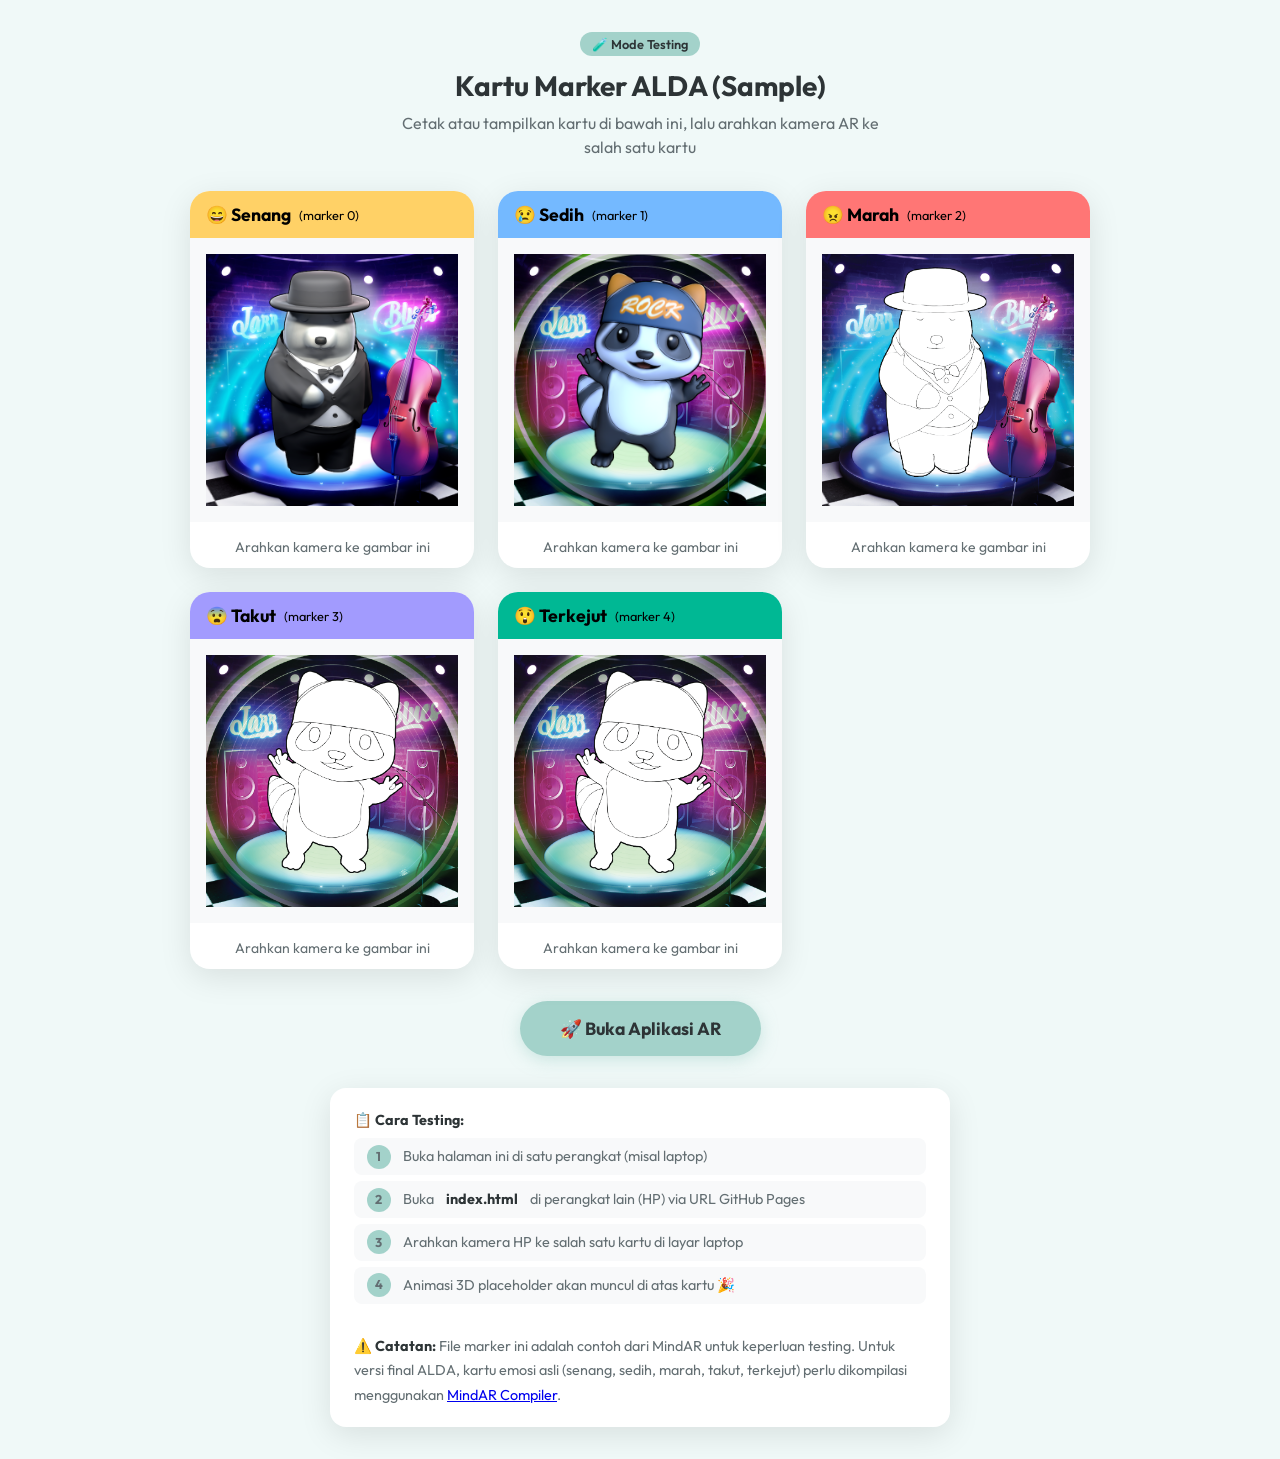
<file: scan-test.html>
<!DOCTYPE html>
<html lang="id">
<head>
    <meta charset="UTF-8">
    <meta name="viewport" content="width=device-width, initial-scale=1.0">
    <title>ALDA - Kartu Marker Testing</title>
    <link rel="preconnect" href="https://fonts.googleapis.com">
    <link href="https://fonts.googleapis.com/css2?family=Outfit:wght@400;600;700&display=swap" rel="stylesheet">
    <style>
        :root {
            --primary: #A3D2CA;
            --bg: #f0f9f8;
            --card-shadow: 0 8px 32px rgba(0,0,0,0.1);
        }
        * { margin: 0; padding: 0; box-sizing: border-box; }
        body {
            font-family: 'Outfit', sans-serif;
            background: var(--bg);
            min-height: 100vh;
            padding: 2rem 1rem;
        }
        header {
            text-align: center;
            margin-bottom: 2rem;
        }
        header h1 {
            font-size: 1.75rem;
            color: #2d3436;
            margin-bottom: 0.5rem;
        }
        header p {
            color: #636e72;
            font-size: 1rem;
            max-width: 500px;
            margin: 0 auto;
            line-height: 1.5;
        }
        .badge {
            display: inline-block;
            background: var(--primary);
            color: #2d3436;
            font-size: 0.8rem;
            font-weight: 600;
            padding: 4px 12px;
            border-radius: 20px;
            margin-bottom: 0.75rem;
        }
        .grid {
            display: grid;
            grid-template-columns: repeat(auto-fit, minmax(220px, 1fr));
            gap: 1.5rem;
            max-width: 900px;
            margin: 0 auto 2rem;
        }
        .card {
            background: white;
            border-radius: 1.25rem;
            overflow: hidden;
            box-shadow: var(--card-shadow);
            transition: transform 0.2s ease;
        }
        .card:hover { transform: translateY(-4px); }
        .card-header {
            padding: 0.75rem 1rem;
            font-weight: 700;
            font-size: 1.1rem;
            display: flex;
            align-items: center;
            gap: 0.5rem;
        }
        .card img {
            width: 100%;
            aspect-ratio: 1;
            object-fit: contain;
            background: #f8f9fa;
            padding: 1rem;
        }
        .card-footer {
            padding: 0.75rem 1rem;
            font-size: 0.875rem;
            color: #636e72;
            text-align: center;
        }
        /* Warna per emosi */
        .senang .card-header { background: #FFD166; }
        .sedih  .card-header { background: #74B9FF; }
        .marah  .card-header { background: #FF7675; }
        .takut  .card-header { background: #A29BFE; }
        .terkejut .card-header { background: #00b894; }

        .launch-btn {
            display: block;
            width: fit-content;
            margin: 0 auto 2rem;
            padding: 1rem 2.5rem;
            background: var(--primary);
            color: #2d3436;
            text-decoration: none;
            border-radius: 2rem;
            font-weight: 700;
            font-size: 1.1rem;
            box-shadow: 0 4px 16px rgba(163,210,202,0.5);
            transition: transform 0.2s;
        }
        .launch-btn:hover { transform: scale(1.04); }

        .note {
            max-width: 620px;
            margin: 0 auto;
            background: white;
            border-radius: 1rem;
            padding: 1.25rem 1.5rem;
            box-shadow: var(--card-shadow);
            font-size: 0.9rem;
            color: #636e72;
            line-height: 1.7;
        }
        .note strong { color: #2d3436; }
        .step {
            background: #f8f9fa;
            border-radius: 0.5rem;
            padding: 0.4rem 0.8rem;
            margin: 0.35rem 0;
            display: flex;
            gap: 0.75rem;
            align-items: center;
        }
        .step-num {
            background: var(--primary);
            width: 24px; height: 24px;
            border-radius: 50%;
            display: flex; align-items: center; justify-content: center;
            font-weight: 700; font-size: 0.8rem; flex-shrink: 0;
        }
    </style>
</head>
<body>
    <header>
        <div class="badge">🧪 Mode Testing</div>
        <h1>Kartu Marker ALDA (Sample)</h1>
        <p>Cetak atau tampilkan kartu di bawah ini, lalu arahkan kamera AR ke salah satu kartu</p>
    </header>

    <div class="grid">
        <div class="card senang">
            <div class="card-header">😄 Senang <small style="font-weight:400;font-size:0.8rem;">(marker 0)</small></div>
            <img src="assets/markers/bear-color.png" alt="Kartu marker Senang">
            <div class="card-footer">Arahkan kamera ke gambar ini</div>
        </div>
        <div class="card sedih">
            <div class="card-header">😢 Sedih <small style="font-weight:400;font-size:0.8rem;">(marker 1)</small></div>
            <img src="assets/markers/raccoon-color.png" alt="Kartu marker Sedih">
            <div class="card-footer">Arahkan kamera ke gambar ini</div>
        </div>
        <div class="card marah">
            <div class="card-header">😠 Marah <small style="font-weight:400;font-size:0.8rem;">(marker 2)</small></div>
            <img src="assets/markers/bear.png" alt="Kartu marker Marah">
            <div class="card-footer">Arahkan kamera ke gambar ini</div>
        </div>
        <div class="card takut">
            <div class="card-header">😨 Takut <small style="font-weight:400;font-size:0.8rem;">(marker 3)</small></div>
            <img src="assets/markers/raccoon.png" alt="Kartu marker Takut">
            <div class="card-footer">Arahkan kamera ke gambar ini</div>
        </div>
        <div class="card terkejut">
            <div class="card-header">😲 Terkejut <small style="font-weight:400;font-size:0.8rem;">(marker 4)</small></div>
            <img src="assets/markers/sample-marker.png" alt="Kartu marker Terkejut">
            <div class="card-footer">Arahkan kamera ke gambar ini</div>
        </div>
    </div>

    <a href="index.html" class="launch-btn">🚀 Buka Aplikasi AR</a>

    <div class="note">
        <strong>📋 Cara Testing:</strong>
        <div class="step"><div class="step-num">1</div> Buka halaman ini di satu perangkat (misal laptop)</div>
        <div class="step"><div class="step-num">2</div> Buka <strong>index.html</strong> di perangkat lain (HP) via URL GitHub Pages</div>
        <div class="step"><div class="step-num">3</div> Arahkan kamera HP ke salah satu kartu di layar laptop</div>
        <div class="step"><div class="step-num">4</div> Animasi 3D placeholder akan muncul di atas kartu 🎉</div>
        <br>
        <strong>⚠️ Catatan:</strong> File marker ini adalah contoh dari MindAR untuk keperluan testing.
        Untuk versi final ALDA, kartu emosi asli (senang, sedih, marah, takut, terkejut) perlu dikompilasi
        menggunakan <a href="https://hiukim.github.io/mind-ar-js-doc/tools/compile/" target="_blank">MindAR Compiler</a>.
    </div>
</body>
</html>
</file>
